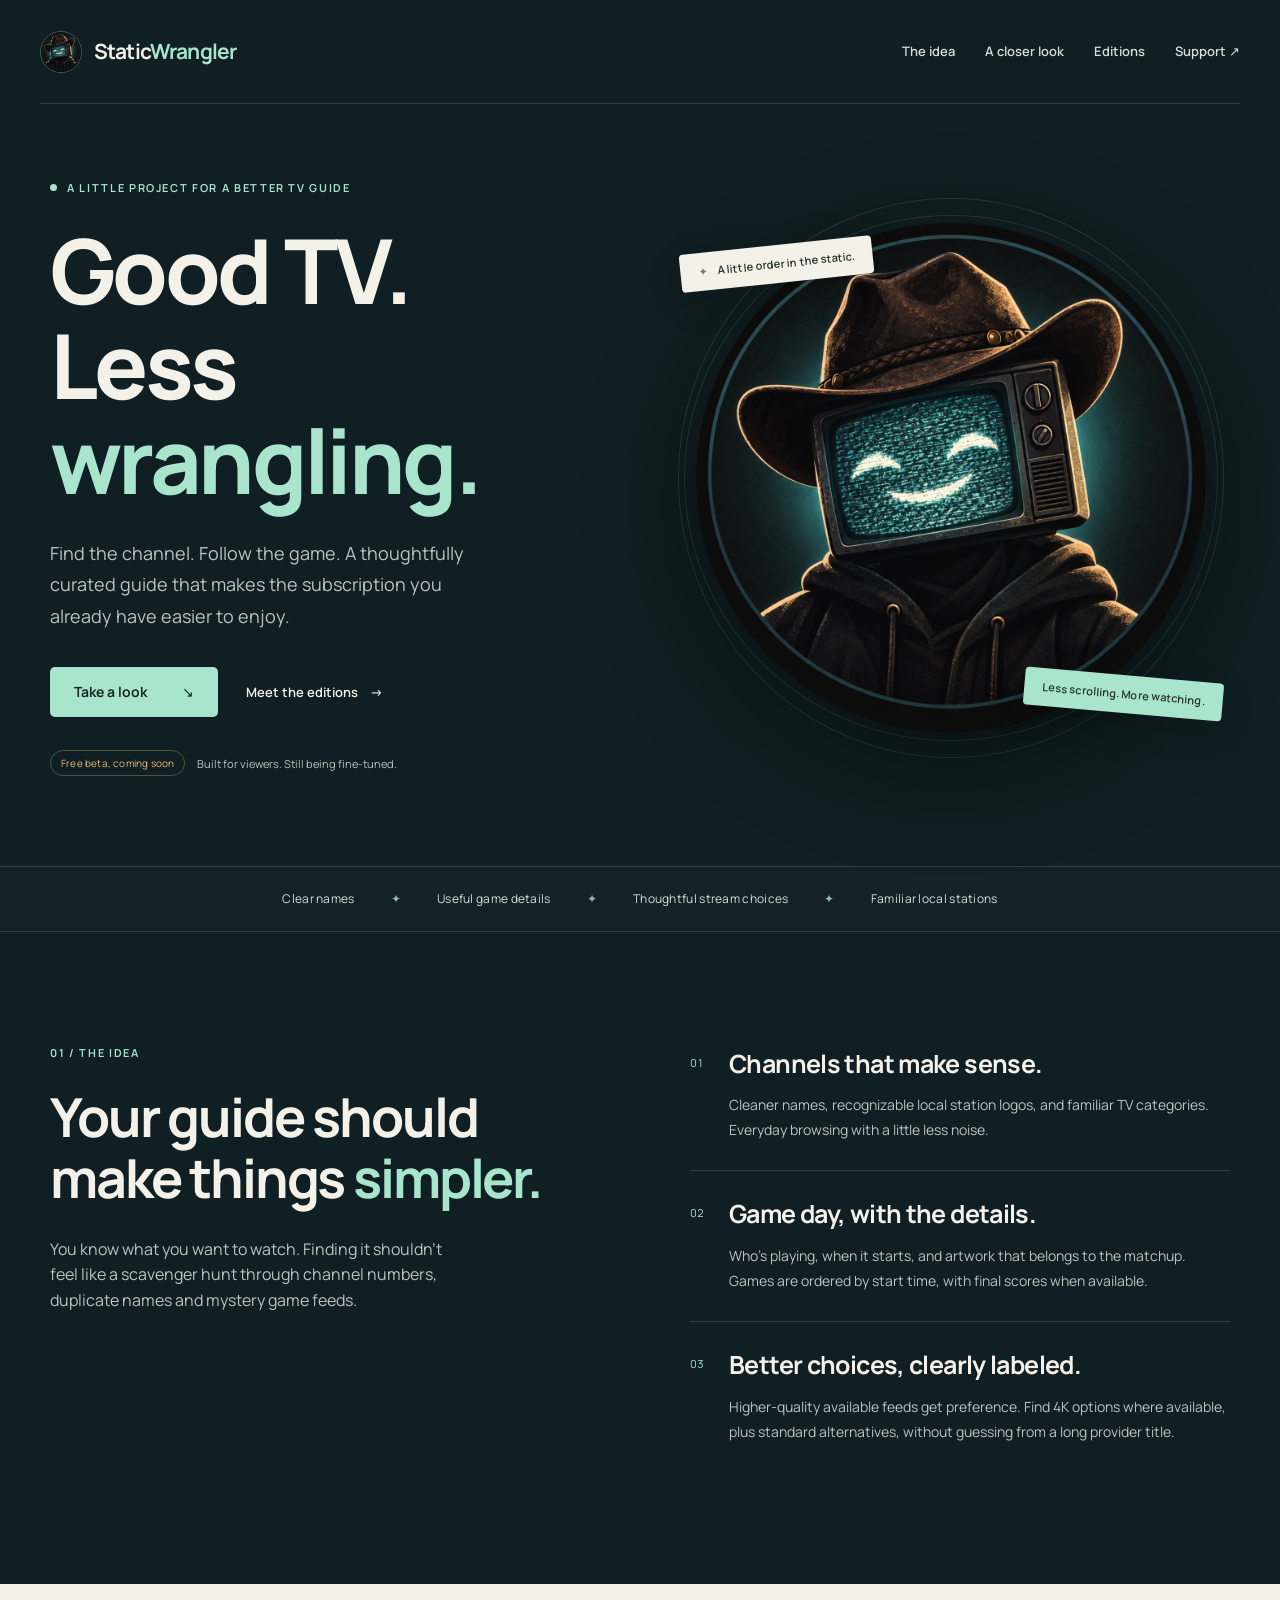
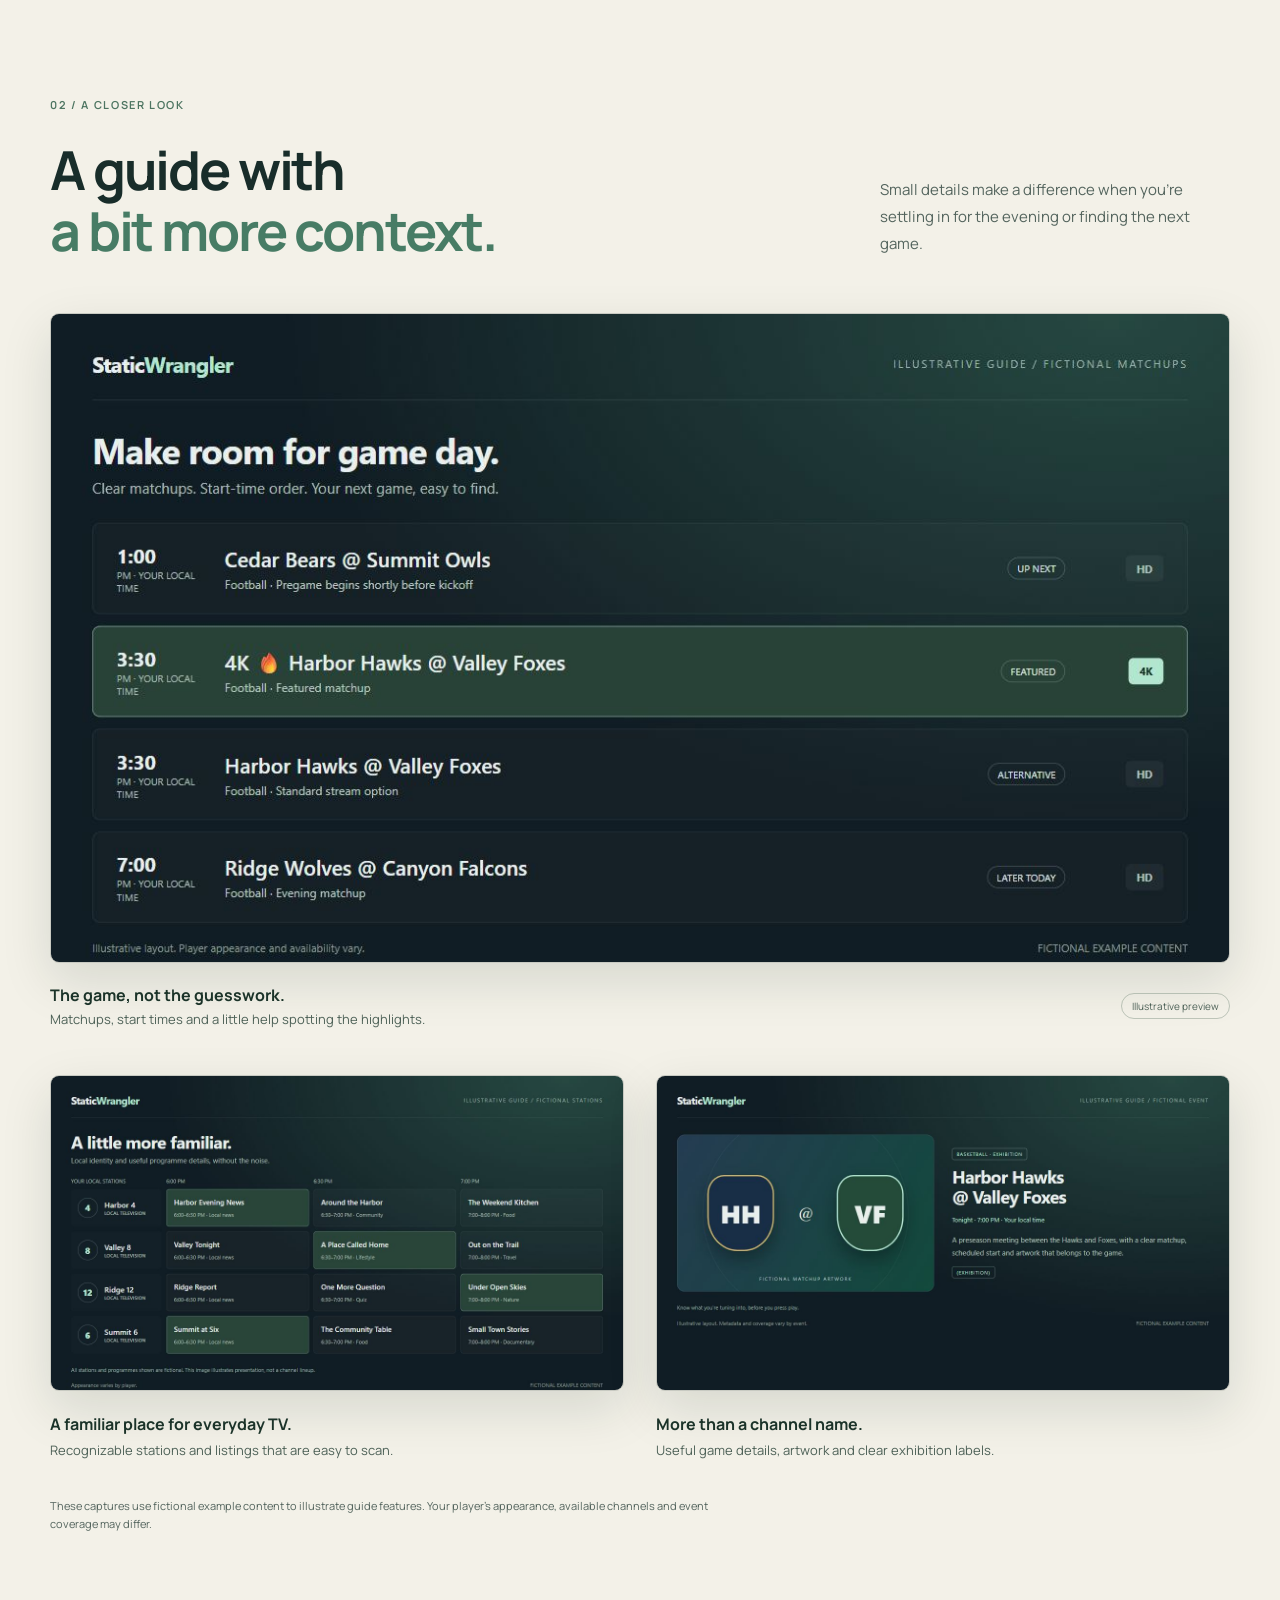
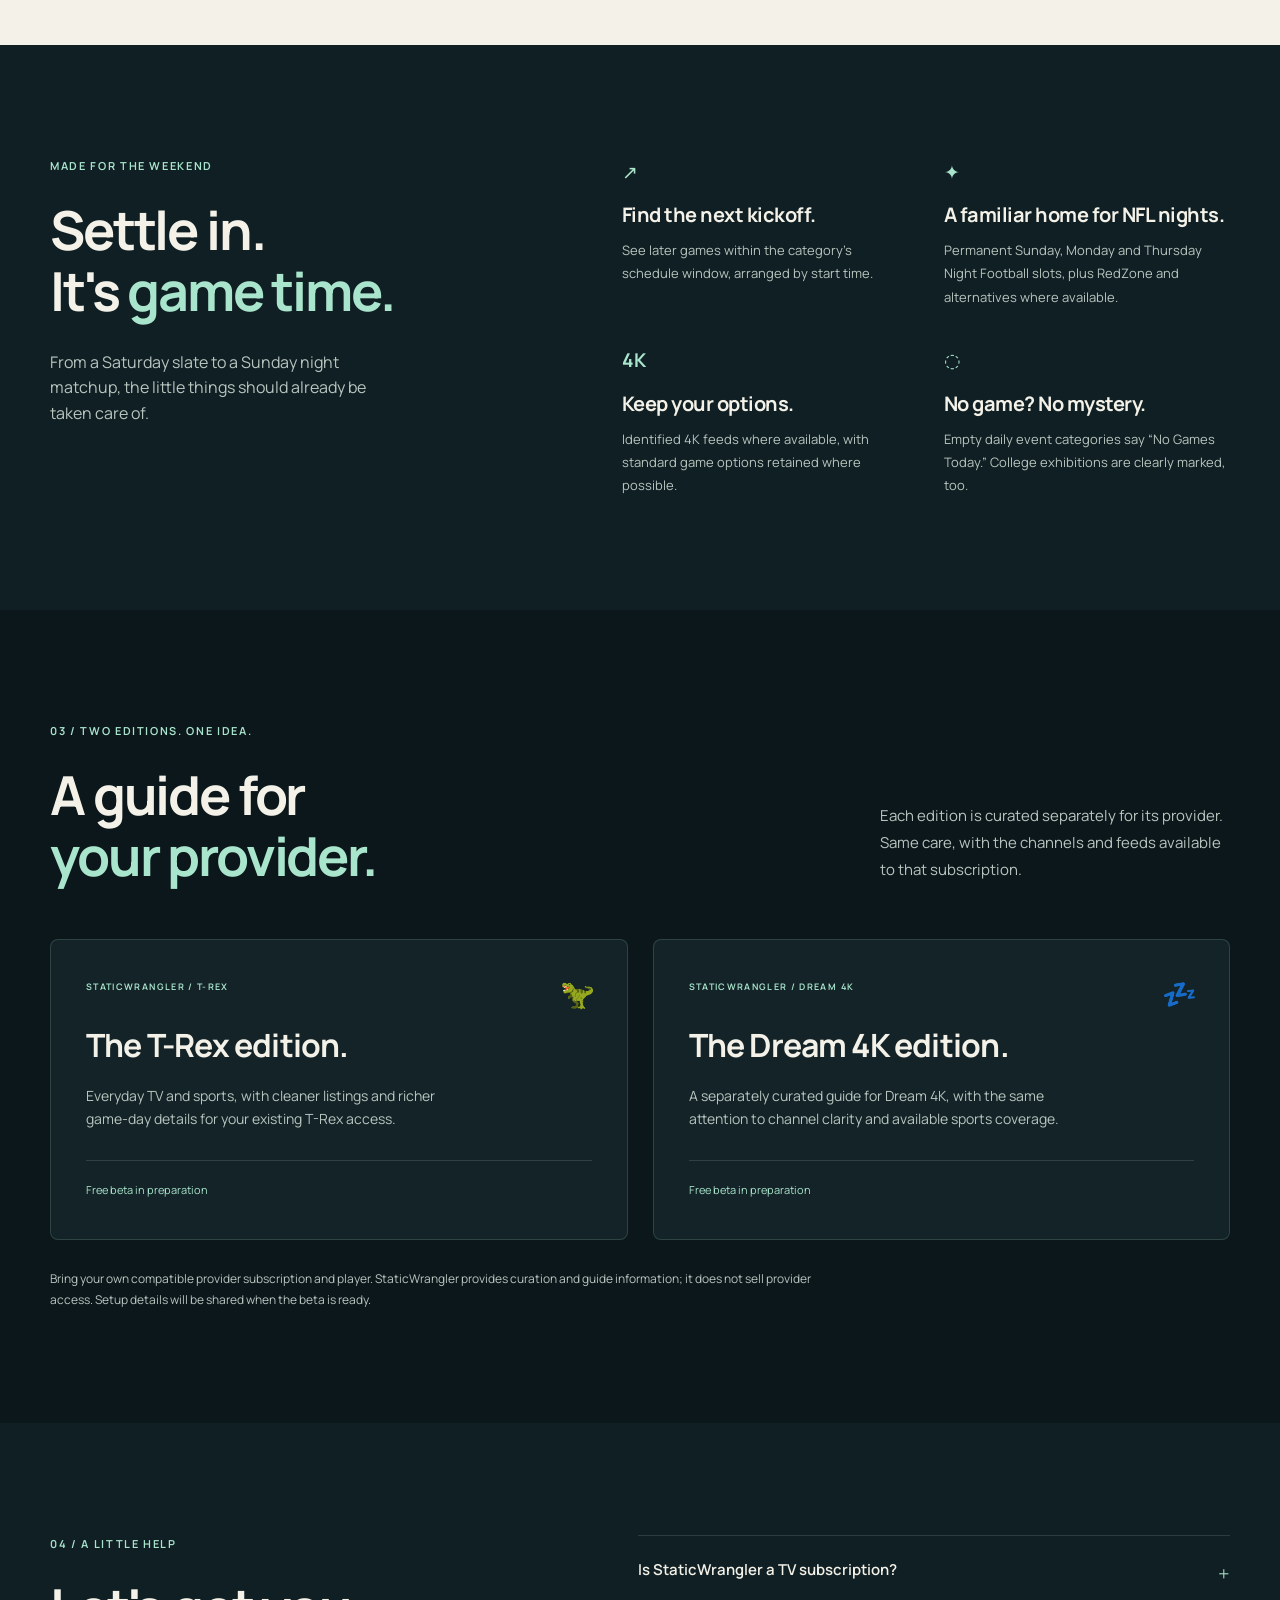
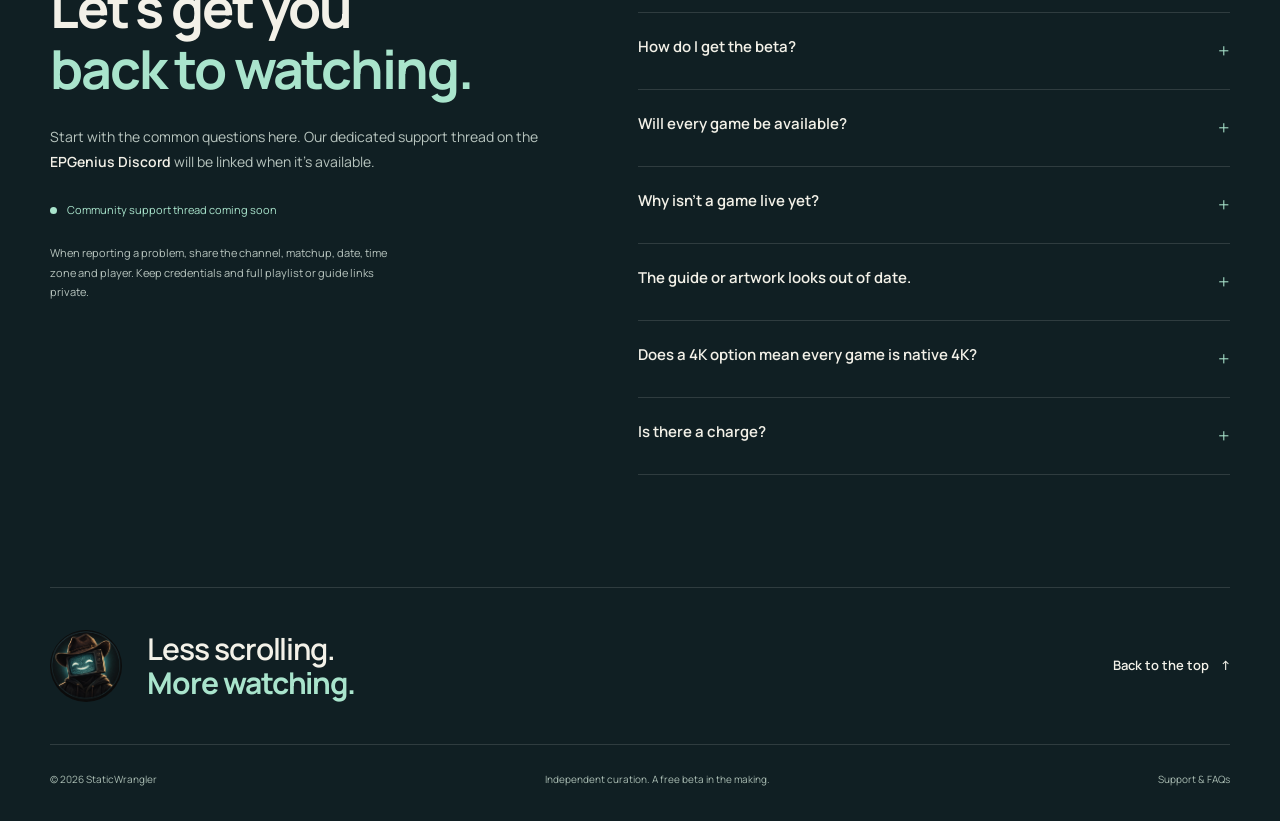
<file: index.html>
<!doctype html>
<html lang="en">
<head>
  <meta charset="utf-8">
  <meta name="viewport" content="width=device-width, initial-scale=1">
  <meta name="description" content="StaticWrangler makes your TV guide easier to browse: cleaner channel names, richer game details, and thoughtful curation. T-Rex and Dream 4K editions. Free beta coming soon.">
  <meta name="theme-color" content="#101f23">
  <meta property="og:title" content="StaticWrangler — Find the channel. Follow the game.">
  <meta property="og:description" content="A little less clutter. A lot more game day. Discover curated TV guides for T-Rex and Dream 4K.">
  <meta property="og:type" content="website">
  <title>StaticWrangler — Find the channel. Follow the game.</title>
  <link rel="icon" href="assets/staticwrangler.jpg" type="image/jpeg">
  <link rel="preload" href="assets/fonts/manrope-variable.ttf" as="font" type="font/ttf" crossorigin>
  <link rel="stylesheet" href="styles.css">
</head>
<body>
  <a class="skip-link" href="#main">Skip to content</a>
  <header class="site-header">
    <a class="brand" href="#top" aria-label="StaticWrangler home"><img src="assets/staticwrangler.jpg" width="42" height="42" alt=""><span>Static<span class="mint">Wrangler</span></span></a>
    <nav class="desktop-nav" aria-label="Main navigation"><a href="#why">The idea</a><a href="#preview">A closer look</a><a href="#editions">Editions</a><a href="#support">Support <span aria-hidden="true">↗</span></a></nav>
    <details class="mobile-menu">
      <summary>Menu <span class="menu-icon" aria-hidden="true"></span></summary>
      <nav aria-label="Mobile navigation">
        <a href="#why">The idea <span aria-hidden="true">↗</span></a>
        <a href="#preview">A closer look <span aria-hidden="true">↗</span></a>
        <a href="#editions">Editions <span aria-hidden="true">↗</span></a>
        <a href="#support">Support & FAQs <span aria-hidden="true">↗</span></a>
      </nav>
    </details>
  </header>
  <main id="main">
    <section class="hero wrap" id="top">
      <div class="hero-copy">
        <p class="eyebrow"><span class="status-dot"></span> A little project for a better TV guide</p>
        <h1>Good TV.<br>Less <span>wrangling.</span></h1>
        <p class="lead">Find the channel. Follow the game. A thoughtfully curated guide that makes the subscription you already have easier to enjoy.</p>
        <div class="actions"><a class="button primary" href="#preview">Take a look <span aria-hidden="true">↘</span></a><a class="text-link" href="#editions">Meet the editions <span aria-hidden="true">→</span></a></div>
        <p class="beta-note"><span class="pill">Free beta, coming soon</span> Built for viewers. Still being fine-tuned.</p>
      </div>
      <div class="hero-art" aria-label="StaticWrangler's smiling cowboy television mascot">
        <div class="orbit orbit-one"></div><div class="orbit orbit-two"></div>
        <img class="mascot" src="assets/staticwrangler.jpg" width="600" height="600" alt="A smiling vintage television wearing a cowboy hat">
        <span class="art-label label-top"><span aria-hidden="true">✦</span> A little order in the static.</span>
        <span class="art-label label-bottom">Less scrolling. More watching.</span>
      </div>
    </section>

    <div class="principles" aria-label="Our focus"><span>Clear names</span><span aria-hidden="true">✦</span><span>Useful game details</span><span aria-hidden="true">✦</span><span>Thoughtful stream choices</span><span aria-hidden="true">✦</span><span>Familiar local stations</span></div>

    <section class="why wrap section-space" id="why">
      <div class="section-intro"><p class="eyebrow">01 / The idea</p><h2>Your guide should<br>make things <em>simpler.</em></h2><p>You know what you want to watch. Finding it shouldn't feel like a scavenger hunt through channel numbers, duplicate names and mystery game feeds.</p></div>
      <div class="benefits">
        <article><span class="benefit-number">01</span><div><h3>Channels that make sense.</h3><p>Cleaner names, recognizable local station logos, and familiar TV categories. Everyday browsing with a little less noise.</p></div></article>
        <article><span class="benefit-number">02</span><div><h3>Game day, with the details.</h3><p>Who's playing, when it starts, and artwork that belongs to the matchup. Games are ordered by start time, with final scores when available.</p></div></article>
        <article><span class="benefit-number">03</span><div><h3>Better choices, clearly labeled.</h3><p>Higher-quality available feeds get preference. Find 4K options where available, plus standard alternatives, without guessing from a long provider title.</p></div></article>
      </div>
    </section>

    <section class="preview-section section-space" id="preview">
      <div class="wrap">
        <div class="section-heading"><div><p class="eyebrow">02 / A closer look</p><h2>A guide with<br><em>a bit more context.</em></h2></div><p>Small details make a difference when you're settling in for the evening or finding the next game.</p></div>
        <figure class="preview-wide"><a href="assets/guide-game-day.jpg" target="_blank" rel="noopener" aria-label="Open the illustrative game-day guide image"><img src="assets/guide-game-day.jpg" width="1200" height="660" loading="lazy" alt="Illustrative sports guide showing fictional matchups sorted by start time, a selected featured game, and distinct 4K and standard options"></a><figcaption><span><strong>The game, not the guesswork.</strong> Matchups, start times and a little help spotting the highlights.</span><span class="preview-label">Illustrative preview</span></figcaption></figure>
        <div class="preview-pair">
          <figure><a href="assets/guide-everyday.jpg" target="_blank" rel="noopener" aria-label="Open the illustrative everyday TV guide image"><img src="assets/guide-everyday.jpg" width="1200" height="660" loading="lazy" alt="Illustrative everyday television guide using fictional local station names and programme listings"></a><figcaption><strong>A familiar place for everyday TV.</strong><br>Recognizable stations and listings that are easy to scan.</figcaption></figure>
          <figure><a href="assets/guide-game-details.jpg" target="_blank" rel="noopener" aria-label="Open the illustrative game details image"><img src="assets/guide-game-details.jpg" width="1200" height="660" loading="lazy" alt="Illustrative game details for fictional teams, with an exhibition label, start time and matchup artwork"></a><figcaption><strong>More than a channel name.</strong><br>Useful game details, artwork and clear exhibition labels.</figcaption></figure>
        </div>
        <p class="image-note">These captures use fictional example content to illustrate guide features. Your player’s appearance, available channels and event coverage may differ.</p>
      </div>
    </section>

    <section class="game-day wrap section-space">
      <div class="game-day-title"><p class="eyebrow">Made for the weekend</p><h2>Settle in.<br>It's <em>game time.</em></h2><p>From a Saturday slate to a Sunday night matchup, the little things should already be taken care of.</p></div>
      <div class="game-notes"><div><span aria-hidden="true">↗</span><h3>Find the next kickoff.</h3><p>See later games within the category's schedule window, arranged by start time.</p></div><div><span aria-hidden="true">✦</span><h3>A familiar home for NFL nights.</h3><p>Permanent Sunday, Monday and Thursday Night Football slots, plus RedZone and alternatives where available.</p></div><div><span aria-hidden="true">4K</span><h3>Keep your options.</h3><p>Identified 4K feeds where available, with standard game options retained where possible.</p></div><div><span aria-hidden="true">◌</span><h3>No game? No mystery.</h3><p>Empty daily event categories say “No Games Today.” College exhibitions are clearly marked, too.</p></div></div>
    </section>

    <section class="editions section-space" id="editions"><div class="wrap">
      <div class="section-heading"><div><p class="eyebrow">03 / Two editions. One idea.</p><h2>A guide for<br><em>your provider.</em></h2></div><p>Each edition is curated separately for its provider. Same care, with the channels and feeds available to that subscription.</p></div>
      <div class="edition-grid">
        <article><span class="edition-mark" aria-hidden="true">🦖</span><p class="eyebrow">StaticWrangler / T-Rex</p><h3>The T-Rex edition.</h3><p>Everyday TV and sports, with cleaner listings and richer game-day details for your existing T-Rex access.</p><span class="edition-status">Free beta in preparation</span></article>
        <article><span class="edition-mark" aria-hidden="true">💤</span><p class="eyebrow">StaticWrangler / Dream 4K</p><h3>The Dream 4K edition.</h3><p>A separately curated guide for Dream 4K, with the same attention to channel clarity and available sports coverage.</p><span class="edition-status">Free beta in preparation</span></article>
      </div>
      <p class="edition-footnote">Bring your own compatible provider subscription and player. StaticWrangler provides curation and guide information; it does not sell provider access. Setup details will be shared when the beta is ready.</p>
    </div></section>

    <section class="support wrap section-space" id="support">
      <div class="support-intro"><p class="eyebrow">04 / A little help</p><h2>Let's get you<br><em>back to watching.</em></h2><p>Start with the common questions here. Our dedicated support thread on the <strong>EPGenius Discord</strong> will be linked when it's available.</p><div class="support-status"><span class="status-dot"></span> Community support thread coming soon</div><p class="small">When reporting a problem, share the channel, matchup, date, time zone and player. Keep credentials and full playlist or guide links private.</p></div>
      <div class="faqs">
        <details><summary>Is StaticWrangler a TV subscription?<span aria-hidden="true">+</span></summary><p>No. It adds curation and guide information to provider access you already have. You'll need your own compatible subscription and player.</p></details>
        <details><summary>How do I get the beta?<span aria-hidden="true">+</span></summary><p>The T-Rex and Dream 4K editions are still being prepared for a free beta. This site will share release information and setup guidance when they're ready.</p></details>
        <details><summary>Will every game be available?<span aria-hidden="true">+</span></summary><p>Coverage depends on your provider, published event feeds and available schedules. StaticWrangler cannot add a broadcast your subscription doesn't carry. Some feeds come on air only close to kickoff, and exhibition schedules may be incomplete.</p></details>
        <details><summary>Why isn't a game live yet?<span aria-hidden="true">+</span></summary><p>A listing can appear ahead of the event so you can find it later. The provider may show an off-air screen until near the start. Check the listed start time and your player's time-zone setting.</p></details>
        <details><summary>The guide or artwork looks out of date.<span aria-hidden="true">+</span></summary><p>Try your player's playlist and guide refresh options. Some players also cache artwork. If it persists, note the channel and the programme shown, plus the time and player, for the support thread.</p></details>
        <details><summary>Does a 4K option mean every game is native 4K?<span aria-hidden="true">+</span></summary><p>No. Feed resolution and the original production format can differ. 4K options are included when a suitable feed is available; quality and availability can vary by channel and event.</p></details>
        <details><summary>Is there a charge?<span aria-hidden="true">+</span></summary><p>The launch is planned as a free beta. Optional donations may come later. Your provider subscription remains separate.</p></details>
      </div>
    </section>
    <section class="closing wrap"><img src="assets/staticwrangler.jpg" width="72" height="72" alt=""><p>Less scrolling.<br><em>More watching.</em></p><a class="text-link" href="#top">Back to the top <span aria-hidden="true">↑</span></a></section>
  </main>
  <footer class="site-footer wrap"><span>© 2026 StaticWrangler</span><span>Independent curation. A free beta in the making.</span><a href="#support">Support & FAQs</a></footer>
</body>
</html>
</file>
<file: styles.css>
@charset "UTF-8";
@font-face{font-family:"Manrope";src:url("assets/fonts/manrope-variable.ttf") format("truetype");font-style:normal;font-weight:200 800;font-display:swap}
:root{--bg:#101f23;--deep:#0c171b;--panel:#172b2e;--mint:#a9e4cc;--cream:#f3f1e8;--muted:#b8c5bf;--line:#ffffff21;--amber:#e9bb75;--max:1180px;color-scheme:dark;font-family:"Manrope","Segoe UI",Arial,sans-serif;color:var(--cream);background:var(--bg);font-synthesis:none}
*{box-sizing:border-box}html{scroll-behavior:smooth;scroll-padding-top:28px}body{margin:0;line-height:1.6}a{color:inherit;text-decoration:none}img{max-width:100%;height:auto;display:block}button,a,summary{-webkit-tap-highlight-color:transparent}a:focus-visible,summary:focus-visible{outline:3px solid var(--amber);outline-offset:6px;border-radius:3px}p,h1,h2,h3,figure{margin:0}p{color:var(--muted)}h1,h2,h3{line-height:1.08;letter-spacing:-.04em}h1{font-size:clamp(62px,7vw,98px);font-weight:750;line-height:1.06}h1 span{font-family:inherit;font-weight:inherit;font-style:normal;color:var(--mint)}h2{font-size:clamp(38px,4.2vw,60px);font-weight:700;line-height:1.13}h2 em{font-family:inherit;font-weight:inherit;font-style:normal;color:var(--mint)}h3{font-size:25px;font-weight:700;letter-spacing:-.025em;line-height:1.22}.wrap{width:min(calc(100% - 80px),var(--max));margin-inline:auto}.section-space{padding-block:112px}.eyebrow{font-size:11px;font-weight:650;letter-spacing:.15em;text-transform:uppercase;color:var(--mint);display:flex;align-items:center;gap:10px;margin-bottom:26px}.mint{color:var(--mint)}.status-dot{width:7px;height:7px;background:var(--mint);border-radius:50%;display:inline-block;flex:none}.site-header{width:min(calc(100% - 80px),1320px);margin:auto;min-height:104px;display:flex;align-items:center;justify-content:space-between;border-bottom:1px solid var(--line);gap:24px}.brand{display:flex;align-items:center;gap:12px;font-size:21px;font-weight:700;letter-spacing:-.04em}.brand img{border-radius:50%;border:1px solid #a9e4cc50}.mobile-menu{display:none}.site-header nav{display:flex;gap:30px;font-size:13px;font-weight:600;color:#d5ddd7;align-items:center}.site-header nav a:hover,.text-link:hover{color:var(--mint)}.skip-link{position:fixed;left:20px;top:-100px;background:var(--cream);color:var(--deep);padding:10px 18px;z-index:100}.skip-link:focus{top:15px}.hero{display:grid;grid-template-columns:1.13fr 1fr;gap:42px;align-items:center;min-height:690px;padding-block:75px 90px}.hero .lead{font-size:18px;max-width:450px;margin-top:30px;line-height:1.75}.actions{display:flex;align-items:center;gap:28px;margin-top:35px}.button{padding:14px 24px;font-size:14px;font-weight:650;display:inline-flex;gap:35px;align-items:center;border-radius:5px}.primary{background:var(--mint);color:#122624;transition:background .2s,transform .2s}.primary:hover{background:#c5f1de;transform:translateY(-2px)}.text-link{font-size:13px;font-weight:600;display:inline-flex;align-items:center;gap:12px}.beta-note{margin-top:33px;font-size:11px;display:flex;align-items:center;gap:12px;flex-wrap:wrap}.pill{display:inline-block;border:1px solid #e9bb7550;border-radius:99px;padding:4px 10px;color:var(--amber);font-size:10px;letter-spacing:.02em}.hero-art{position:relative;padding:33px 0;isolation:isolate;max-width:510px}.mascot{width:100%;border-radius:50%;box-shadow:0 25px 100px #0008}.orbit{position:absolute;border:1px solid #a9e4cc25;border-radius:50%;inset:8px -18px;z-index:-1}.orbit-two{inset:25px -12px}.art-label{position:absolute;background:var(--cream);color:#22352e;border-radius:4px;box-shadow:0 8px 35px #0003;padding:10px 18px;font-size:11px;font-weight:600;letter-spacing:.01em}.label-top{top:55px;left:-16px;transform:rotate(-6deg)}.label-top span{color:#5b8471;margin-right:8px}.label-bottom{bottom:53px;right:-18px;transform:rotate(5deg);background:var(--mint)}.principles{border-block:1px solid var(--line);padding:22px 30px;display:flex;align-items:center;justify-content:center;gap:36px;font-size:12px;letter-spacing:.025em;color:#d4e1d9;background:#ffffff03}.principles span[aria-hidden]{color:#8ebaa7}.why{display:grid;grid-template-columns:1fr 1fr;gap:100px}.section-intro>p:last-child{margin-top:28px;max-width:400px}.benefits article{display:flex;gap:25px;padding:28px 0;border-top:1px solid var(--line)}.benefits article:first-child{padding-top:5px;border-top:0}.benefits article p{font-size:14px;margin-top:13px;line-height:1.8}.benefit-number{color:var(--mint);font-size:11px;margin-top:5px;font-variant-numeric:tabular-nums}.preview-section{background:var(--cream);color:#182d2a}.preview-section .eyebrow{color:#4d7561}.preview-section h2 em{color:#477c65}.section-heading{display:flex;justify-content:space-between;gap:70px;align-items:flex-end;margin-bottom:52px}.section-heading>p{max-width:350px;font-size:15px;line-height:1.8;padding-bottom:4px}.preview-section p{color:#53645d}.preview-wide img,.preview-pair img{border-radius:9px;box-shadow:0 18px 50px #12272220;border:1px solid #14241f30;width:100%}.preview-wide figcaption{display:flex;justify-content:space-between;align-items:center;gap:24px;padding:20px 0 45px;font-size:13px;color:#4d6157}.preview-wide figcaption strong{color:#1b3329;display:block;font-size:16px}.preview-label{border:1px solid #536d5c55;border-radius:30px;padding:4px 10px;font-size:10px;white-space:nowrap}.preview-pair{display:grid;grid-template-columns:1fr 1fr;gap:32px}.preview-pair figcaption{font-size:13px;color:#4d6157;padding-top:19px;line-height:1.8}.preview-pair strong{font-size:16px;color:#1b3329}.image-note{margin-top:35px;font-size:11px;max-width:700px}.game-day{display:grid;grid-template-columns:1fr 1.25fr;gap:85px}.game-day-title>p:last-child{margin-top:28px;max-width:330px}.game-notes{display:grid;grid-template-columns:1fr 1fr;gap:36px}.game-notes>div>span{display:block;font-size:19px;font-weight:700;color:var(--mint);margin-bottom:16px}.game-notes h3{font-size:20px;line-height:1.2}.game-notes p{font-size:13px;line-height:1.8;margin-top:12px}.editions{background:var(--deep)}.edition-grid{display:grid;grid-template-columns:1fr 1fr;gap:25px}.edition-grid article{position:relative;border:1px solid #a9e4cc2b;border-radius:8px;background:#132327;padding:40px 35px}.edition-mark{position:absolute;top:31px;right:32px;font-size:28px}.edition-grid .eyebrow{font-size:9px;max-width:80%;margin-bottom:32px}.edition-grid h3{font-size:32px}.edition-grid article>p:not(.eyebrow){font-size:14px;max-width:390px;margin:20px 0 30px}.edition-status{font-size:11px;border-top:1px solid var(--line);display:block;padding-top:20px;color:var(--mint)}.edition-footnote{max-width:790px;font-size:12px;margin-top:28px;line-height:1.8}.support{display:grid;grid-template-columns:1fr 1.2fr;gap:95px}.support-intro>p:not(.eyebrow){margin-top:24px;font-size:14px;line-height:1.8}.support-intro strong{font-weight:600;color:var(--cream)}.support-status{display:flex;align-items:center;gap:10px;margin-top:27px;font-size:11px;color:var(--mint)}.support-intro .small{font-size:11px!important;max-width:350px}.faqs details{border-bottom:1px solid var(--line)}.faqs details:first-child{border-top:1px solid var(--line)}.faqs summary{list-style:none;cursor:pointer;display:flex;justify-content:space-between;gap:20px;padding:23px 0;font-size:15px;font-weight:600;line-height:1.5}.faqs summary::-webkit-details-marker{display:none}.faqs summary>span{font-size:20px;color:var(--mint);font-weight:300}.faqs details[open] summary>span{transform:rotate(45deg)}.faqs details p{font-size:13px;line-height:1.9;padding:0 25px 25px 0}.closing{padding:42px 0;border-top:1px solid var(--line);display:flex;align-items:center;gap:25px}.closing img{border-radius:50%}.closing>p{font-size:30px;line-height:1.12;letter-spacing:-.035em;color:var(--cream);font-weight:600}.closing em{font-family:inherit;font-style:normal;color:var(--mint);font-weight:700}.closing>a{margin-left:auto}.site-footer{border-top:1px solid var(--line);padding:26px 0 34px;display:flex;justify-content:space-between;gap:20px;font-size:10px;color:#a9bcb2}
@media(min-width:1600px){.hero{min-height:760px}}
@media(max-width:1000px){.wrap,.site-header{width:calc(100% - 48px)}.hero{gap:35px;min-height:auto;padding-block:70px}.hero-art{padding:25px 0}.label-top{left:-8px;top:30px}.label-bottom{right:-5px;bottom:28px}.art-label{font-size:9px;padding:8px 12px}.hero .lead{font-size:16px}.actions{gap:20px}.principles{gap:20px;font-size:10px}.why,.game-day,.support{gap:50px}.section-space{padding-block:80px}.section-heading{gap:35px}.game-notes{gap:27px}.site-header nav{gap:20px}}
@media(max-width:700px){html{scroll-padding-top:18px}.wrap,.site-header{width:calc(100% - 40px)}.site-header{position:relative;min-height:82px;gap:12px;padding-block:18px}.brand{gap:9px;font-size:clamp(17px,4.8vw,20px);white-space:nowrap}.brand img{width:34px;height:34px;flex:none}.site-header .desktop-nav{display:none}.mobile-menu{display:block;flex:none}.mobile-menu summary{display:flex;align-items:center;justify-content:center;gap:10px;min-height:44px;padding:0 13px;border:1px solid #a9e4cc40;border-radius:8px;background:#a9e4cc08;list-style:none;cursor:pointer;color:var(--cream);font-size:12px;font-weight:650}.mobile-menu summary::-webkit-details-marker{display:none}.mobile-menu summary:hover,.mobile-menu[open] summary{background:#a9e4cc18;border-color:#a9e4cc70}.menu-icon{position:relative;display:block;width:14px;height:12px}.menu-icon::before,.menu-icon::after{content:"";position:absolute;left:0;width:14px;height:1.5px;border-radius:2px;background:var(--mint);transition:transform .15s}.menu-icon::before{top:3px}.menu-icon::after{top:9px}.mobile-menu[open] .menu-icon::before{transform:translateY(3px) rotate(45deg)}.mobile-menu[open] .menu-icon::after{transform:translateY(-3px) rotate(-45deg)}.site-header .mobile-menu nav{position:absolute;z-index:10;top:calc(100% - 6px);right:0;display:flex;flex-direction:column;align-items:stretch;width:min(100%,320px);gap:0;padding:8px;border:1px solid #a9e4cc40;border-radius:12px;background:var(--panel);box-shadow:0 20px 50px #0006;font-size:15px}.mobile-menu nav a{display:flex;align-items:center;justify-content:space-between;gap:20px;min-height:52px;padding:12px 15px;border-radius:6px}.mobile-menu nav a+a{border-top:1px solid var(--line)}.mobile-menu nav a:hover{background:#a9e4cc0c}.mobile-menu nav a:focus-visible{outline-offset:-3px}.mobile-menu nav a span{font-size:16px;color:var(--mint)}.hero{grid-template-columns:1fr;padding-block:52px 60px;gap:40px}.hero .eyebrow{font-size:9px;letter-spacing:.1em;margin-bottom:23px}.hero h1{font-size:clamp(52px,13.8vw,82px);line-height:1.08}.hero .lead{font-size:16px;max-width:460px;margin-top:25px}.actions{margin-top:28px}.button{padding:12px 20px;gap:25px;font-size:13px}.text-link{font-size:12px}.beta-note{margin-top:26px;font-size:10px;gap:9px}.hero-art{width:78%;max-width:330px;margin:5px auto 0;padding:20px 0}.label-top{top:20px;left:-25px}.label-bottom{right:-25px;bottom:24px}.principles{flex-wrap:wrap;gap:10px 20px;padding:18px 24px}.principles span[aria-hidden]{display:none}.principles span:not([aria-hidden]){flex-basis:calc(50% - 15px);text-align:center;font-size:10px}.section-space{padding-block:64px}.why,.game-day,.support{grid-template-columns:1fr;gap:38px}h2{font-size:42px}.eyebrow{font-size:9px;margin-bottom:20px}.section-intro>p:last-child{font-size:14px;margin-top:22px}.benefits article{gap:20px;padding:24px 0}.benefits article h3{font-size:23px}.benefits article p{font-size:13px}.section-heading{display:block;margin-bottom:30px}.section-heading>p{margin-top:24px;max-width:none;font-size:14px}.preview-wide figcaption{padding:18px 0 28px;align-items:flex-start;flex-direction:column;gap:12px}.preview-wide figcaption strong{font-size:15px}.preview-wide figcaption{font-size:12px}.preview-pair{grid-template-columns:1fr;gap:28px}.preview-pair figcaption{font-size:12px;padding-top:14px}.preview-pair strong{font-size:15px}.image-note{font-size:10px;margin-top:24px}.game-day-title>p:last-child{font-size:14px;margin-top:22px}.game-notes{gap:28px 22px}.game-notes h3{font-size:19px}.game-notes p{font-size:12px}.edition-grid{grid-template-columns:1fr;gap:18px}.edition-grid article{padding:30px 25px}.edition-grid h3{font-size:29px}.edition-grid .eyebrow{margin-bottom:25px}.edition-grid article>p:not(.eyebrow){font-size:13px}.edition-mark{top:23px;right:24px}.edition-footnote{font-size:11px}.support-intro .small{max-width:none}.faqs summary{font-size:14px;padding:21px 0}.closing{gap:17px;flex-wrap:wrap;padding:32px 0}.closing img{width:56px;height:56px}.closing>p{font-size:27px}.closing>a{flex-basis:100%;margin:10px 0 0 73px}.site-footer{font-size:10px;flex-direction:column;gap:7px;padding-block:24px}}
@media(prefers-reduced-motion:reduce){html{scroll-behavior:auto}*{transition:none!important;animation:none!important}}
</file>
